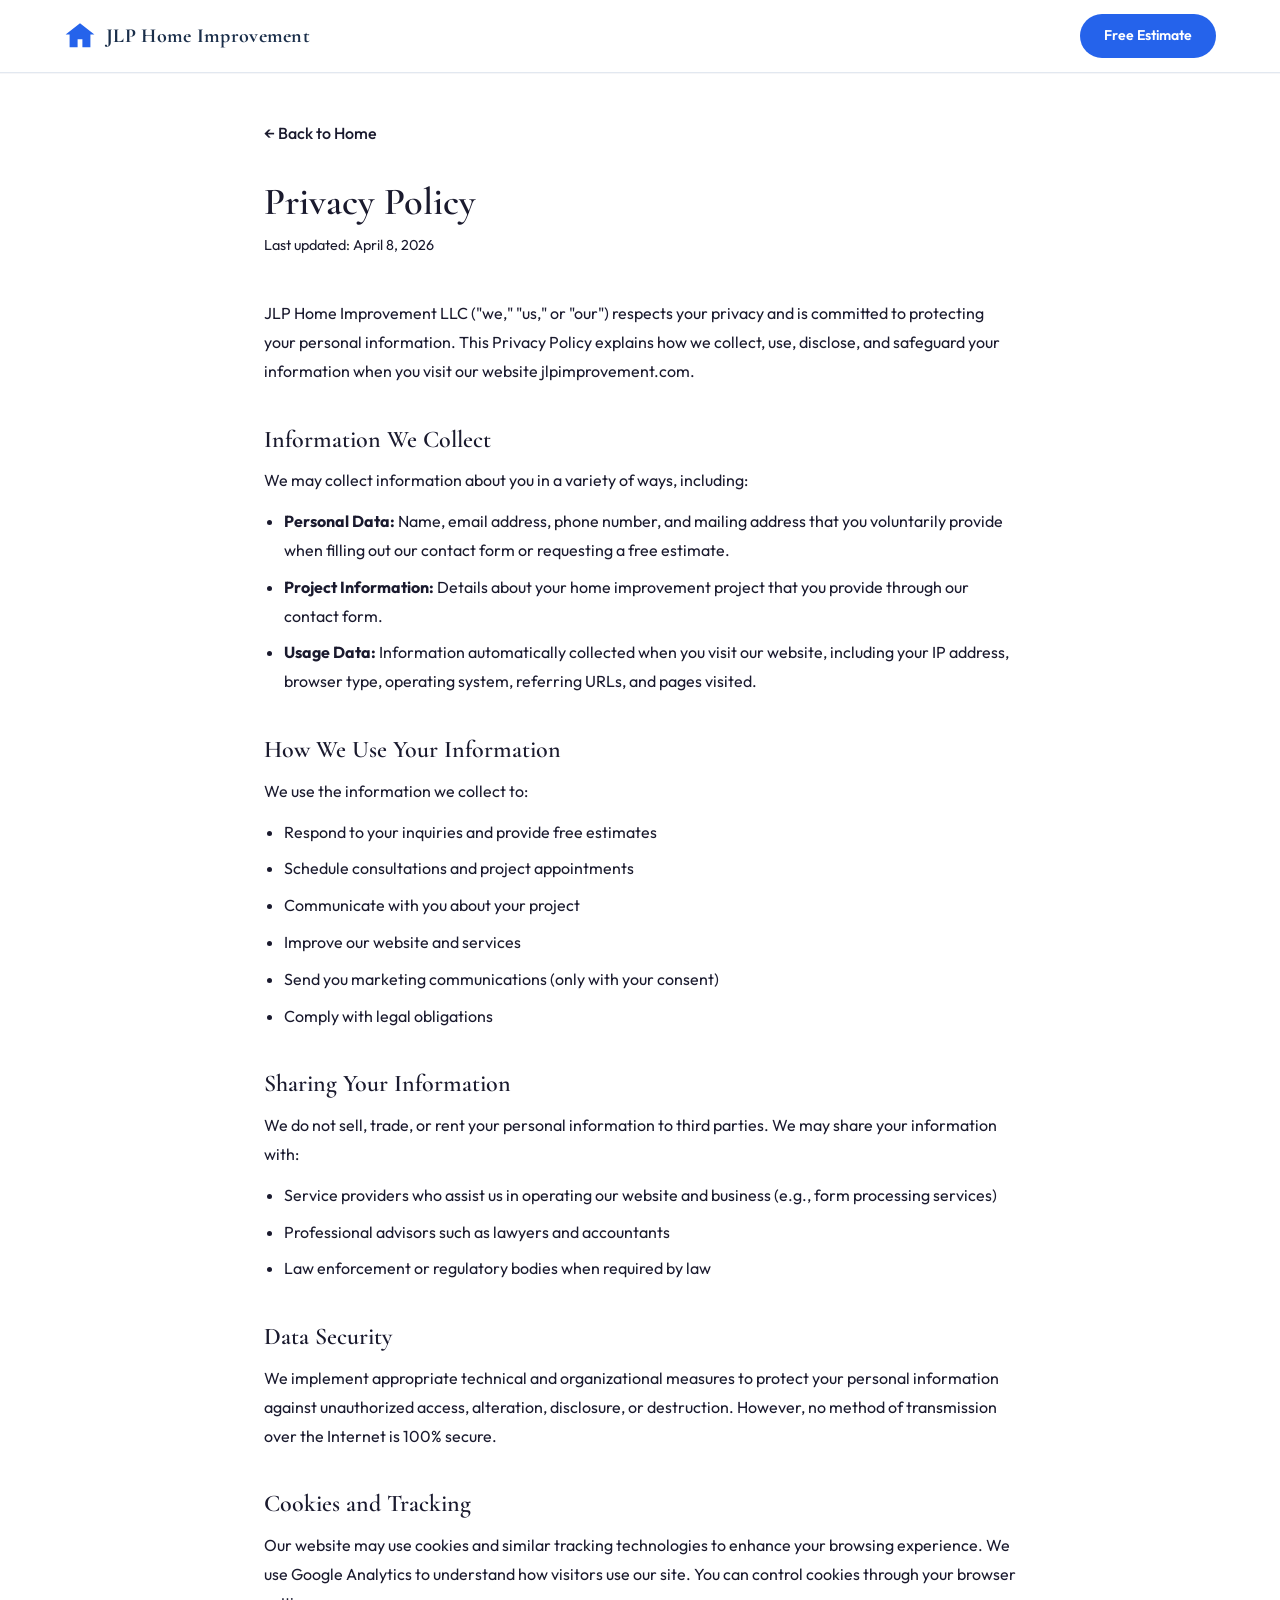
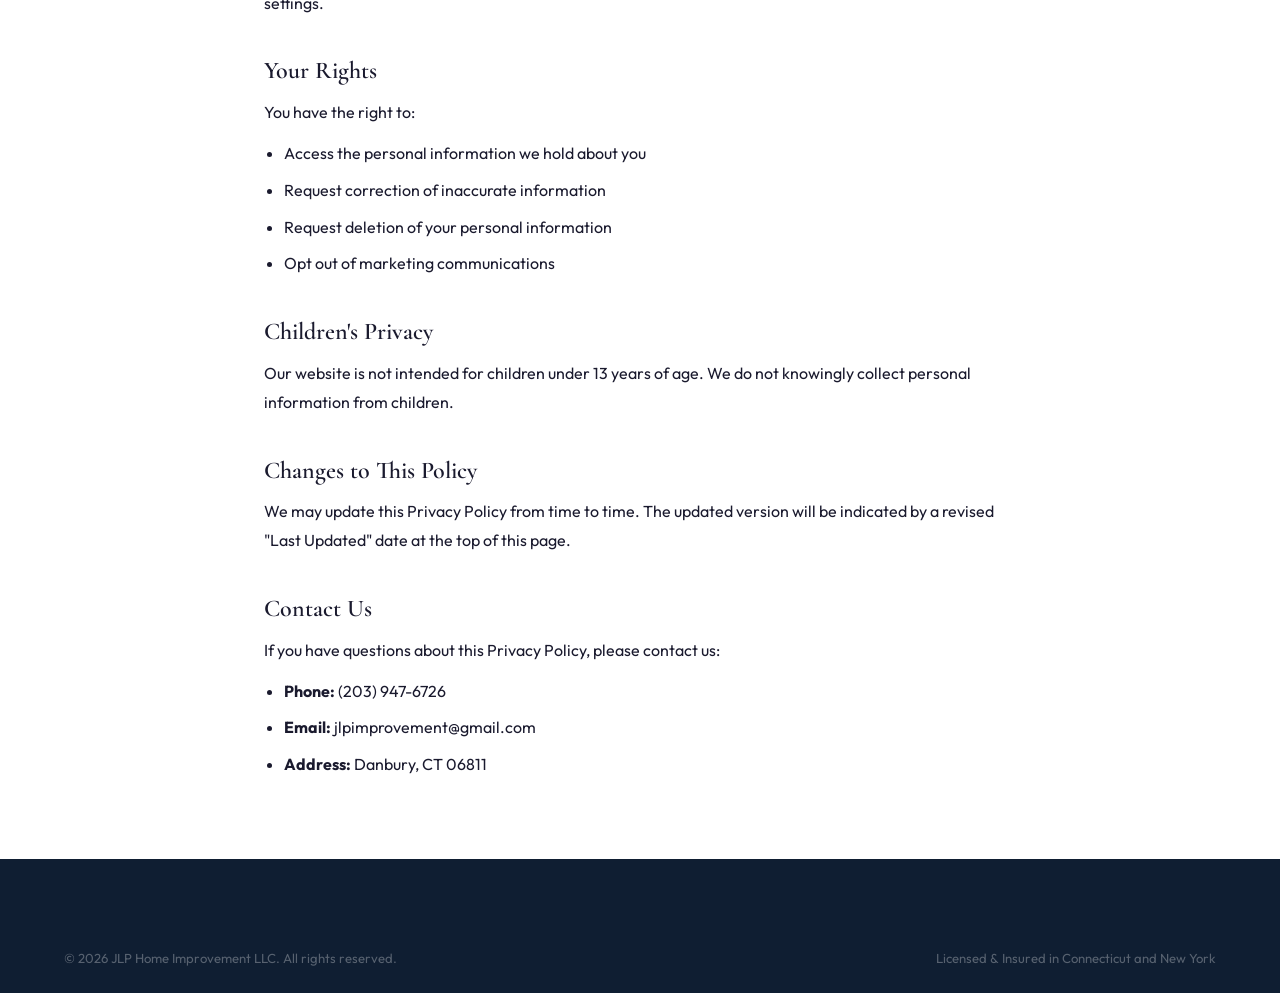
<file: privacy.html>
<!DOCTYPE html>
<html lang="en">
<head>
  <meta charset="UTF-8">
  <meta name="viewport" content="width=device-width, initial-scale=1.0">
  <title>Privacy Policy | JLP Home Improvement LLC</title>
  <meta name="description" content="Privacy Policy for JLP Home Improvement LLC. Learn how we collect, use, and protect your personal information.">
  <meta name="robots" content="noindex, follow">
  <link rel="canonical" href="https://jlpimprovement.com/privacy.html">
  <link rel="preconnect" href="https://fonts.googleapis.com">
  <link rel="preconnect" href="https://fonts.gstatic.com" crossorigin>
  <link href="https://fonts.googleapis.com/css2?family=Cormorant+Garamond:wght@400;500;600;700&family=Outfit:wght@300;400;500;600;700&display=swap" rel="stylesheet">
  <link rel="stylesheet" href="css/styles.css">
  <style>
    .privacy-content { max-width: 800px; margin: 120px auto 80px; padding: 0 24px; }
    .privacy-content h1 { font-size: 2.4rem; margin-bottom: 8px; }
    .privacy-content .last-updated { color: var(--slate); font-size: 0.9rem; margin-bottom: 40px; }
    .privacy-content h2 { font-size: 1.5rem; margin-top: 40px; margin-bottom: 12px; }
    .privacy-content p, .privacy-content li { color: var(--med-brown); line-height: 1.8; margin-bottom: 12px; }
    .privacy-content ul { padding-left: 20px; }
    .privacy-content ul li { list-style: disc; margin-bottom: 8px; }
    .back-link { display: inline-flex; align-items: center; gap: 8px; color: var(--tan); font-weight: 500; margin-bottom: 32px; }
    .back-link:hover { color: var(--accent); }
  </style>
</head>
<body>
  <nav class="navbar" id="navbar">
    <div class="nav-container">
      <a href="index.html" class="nav-logo" aria-label="JLP Home Improvement - Home">
        <svg class="logo-icon" viewBox="0 0 40 40" fill="none" aria-hidden="true"><path d="M20 4L2 18h5v16h10V24h6v10h10V18h5L20 4z" fill="currentColor"/></svg>
        <span class="logo-text">JLP Home Improvement</span>
      </a>
      <a href="index.html#contact" class="nav-cta">Free Estimate</a>
    </div>
  </nav>

  <main class="privacy-content">
    <a href="index.html" class="back-link">&larr; Back to Home</a>
    <h1>Privacy Policy</h1>
    <p class="last-updated">Last updated: April 8, 2026</p>

    <p>JLP Home Improvement LLC ("we," "us," or "our") respects your privacy and is committed to protecting your personal information. This Privacy Policy explains how we collect, use, disclose, and safeguard your information when you visit our website jlpimprovement.com.</p>

    <h2>Information We Collect</h2>
    <p>We may collect information about you in a variety of ways, including:</p>
    <ul>
      <li><strong>Personal Data:</strong> Name, email address, phone number, and mailing address that you voluntarily provide when filling out our contact form or requesting a free estimate.</li>
      <li><strong>Project Information:</strong> Details about your home improvement project that you provide through our contact form.</li>
      <li><strong>Usage Data:</strong> Information automatically collected when you visit our website, including your IP address, browser type, operating system, referring URLs, and pages visited.</li>
    </ul>

    <h2>How We Use Your Information</h2>
    <p>We use the information we collect to:</p>
    <ul>
      <li>Respond to your inquiries and provide free estimates</li>
      <li>Schedule consultations and project appointments</li>
      <li>Communicate with you about your project</li>
      <li>Improve our website and services</li>
      <li>Send you marketing communications (only with your consent)</li>
      <li>Comply with legal obligations</li>
    </ul>

    <h2>Sharing Your Information</h2>
    <p>We do not sell, trade, or rent your personal information to third parties. We may share your information with:</p>
    <ul>
      <li>Service providers who assist us in operating our website and business (e.g., form processing services)</li>
      <li>Professional advisors such as lawyers and accountants</li>
      <li>Law enforcement or regulatory bodies when required by law</li>
    </ul>

    <h2>Data Security</h2>
    <p>We implement appropriate technical and organizational measures to protect your personal information against unauthorized access, alteration, disclosure, or destruction. However, no method of transmission over the Internet is 100% secure.</p>

    <h2>Cookies and Tracking</h2>
    <p>Our website may use cookies and similar tracking technologies to enhance your browsing experience. We use Google Analytics to understand how visitors use our site. You can control cookies through your browser settings.</p>

    <h2>Your Rights</h2>
    <p>You have the right to:</p>
    <ul>
      <li>Access the personal information we hold about you</li>
      <li>Request correction of inaccurate information</li>
      <li>Request deletion of your personal information</li>
      <li>Opt out of marketing communications</li>
    </ul>

    <h2>Children's Privacy</h2>
    <p>Our website is not intended for children under 13 years of age. We do not knowingly collect personal information from children.</p>

    <h2>Changes to This Policy</h2>
    <p>We may update this Privacy Policy from time to time. The updated version will be indicated by a revised "Last Updated" date at the top of this page.</p>

    <h2>Contact Us</h2>
    <p>If you have questions about this Privacy Policy, please contact us:</p>
    <ul>
      <li><strong>Phone:</strong> (203) 947-6726</li>
      <li><strong>Email:</strong> jlpimprovement@gmail.com</li>
      <li><strong>Address:</strong> Danbury, CT 06811</li>
    </ul>
  </main>

  <footer class="footer">
    <div class="container">
      <div class="footer-bottom">
        <p>&copy; 2026 JLP Home Improvement LLC. All rights reserved.</p>
        <p>Licensed & Insured in Connecticut and New York</p>
      </div>
    </div>
  </footer>
</body>
</html>
</file>
<file: css/styles.css>
/* ============================================
   JLP Home Improvement - Main Stylesheet
   Design System: Clean white theme, navy/blue accents
   Fonts: Cormorant Garamond (display) + Outfit (body)
   ============================================ */

/* ---------- CSS Custom Properties ---------- */
:root {
  --white: #FFFFFF;
  --off-white: #F7F8FA;
  --light-gray: #F1F5F9;
  --border: #E2E8F0;
  --text-dark: #1A1A2E;
  --text-mid: #475569;
  --text-muted: #94A3B8;
  --navy: #1A2E4A;
  --navy-dark: #0F1E32;
  --blue: #2563EB;
  --blue-hover: #1D4ED8;
  --blue-light: #EFF6FF;
  --amber: #D97706;
  --amber-light: #FEF3C7;
  --amber-text: #92400E;
  --success: #16A34A;
  --error: #DC2626;
  --radius-sm: 8px;
  --radius-md: 12px;
  --radius-lg: 16px;
  --radius-pill: 999px;
  --shadow-sm: 0 1px 3px rgba(26,46,74,0.06), 0 1px 2px rgba(26,46,74,0.04);
  --shadow-md: 0 4px 16px rgba(26,46,74,0.08), 0 2px 4px rgba(26,46,74,0.04);
  --shadow-lg: 0 10px 40px rgba(26,46,74,0.12), 0 4px 8px rgba(26,46,74,0.06);
  --transition: 0.25s cubic-bezier(0.4, 0, 0.2, 1);
  --max-width: 1200px;
}

/* ---------- Reset & Base ---------- */
*, *::before, *::after { box-sizing: border-box; margin: 0; padding: 0; }

html {
  scroll-behavior: smooth;
  scroll-padding-top: 80px;
  -webkit-font-smoothing: antialiased;
  -moz-osx-font-smoothing: grayscale;
}

body {
  font-family: 'Outfit', -apple-system, BlinkMacSystemFont, sans-serif;
  font-weight: 400;
  font-size: 16px;
  line-height: 1.7;
  color: var(--text-dark);
  background: var(--white);
  overflow-x: hidden;
}

img {
  max-width: 100%;
  height: auto;
  display: block;
}

a {
  color: inherit;
  text-decoration: none;
  transition: color var(--transition);
}

ul, ol { list-style: none; }

h1, h2, h3, h4, h5, h6 {
  font-family: 'Cormorant Garamond', Georgia, serif;
  font-weight: 600;
  line-height: 1.2;
  color: var(--text-dark);
}

.container {
  width: 100%;
  max-width: var(--max-width);
  margin: 0 auto;
  padding: 0 24px;
}

.text-accent { color: var(--blue); }

.section-title {
  font-size: clamp(1.8rem, 4vw, 2.6rem);
  text-align: center;
  margin-bottom: 12px;
  font-weight: 700;
}

.section-title-light {
  font-size: clamp(1.8rem, 4vw, 2.6rem);
  text-align: center;
  margin-bottom: 12px;
  font-weight: 700;
  color: var(--white);
}

.section-subtitle {
  text-align: center;
  color: var(--text-muted);
  font-size: 1.05rem;
  max-width: 580px;
  margin: 0 auto 48px;
  line-height: 1.6;
}

.section-subtitle-light {
  text-align: center;
  color: rgba(255,255,255,0.65);
  font-size: 1.05rem;
  max-width: 580px;
  margin: 0 auto 48px;
  line-height: 1.6;
}

/* ---------- Buttons ---------- */
.btn {
  display: inline-flex;
  align-items: center;
  justify-content: center;
  gap: 8px;
  padding: 14px 32px;
  border-radius: var(--radius-md);
  font-family: 'Outfit', sans-serif;
  font-weight: 600;
  font-size: 0.95rem;
  letter-spacing: 0.3px;
  cursor: pointer;
  border: 2px solid transparent;
  transition: all var(--transition);
  text-decoration: none;
  white-space: nowrap;
}

.btn-primary {
  background: var(--blue);
  color: var(--white);
  border-color: var(--blue);
}

.btn-primary:hover {
  background: var(--blue-hover);
  border-color: var(--blue-hover);
  transform: translateY(-2px);
  box-shadow: 0 4px 16px rgba(37,99,235,0.35);
}

.btn-outline {
  background: transparent;
  color: var(--white);
  border-color: rgba(255,255,255,0.5);
}

.btn-outline:hover {
  background: var(--white);
  color: var(--navy);
  border-color: var(--white);
  transform: translateY(-2px);
}

.btn-full { width: 100%; }

/* ---------- NAVBAR ---------- */
.navbar {
  position: fixed;
  top: 0;
  left: 0;
  right: 0;
  z-index: 1000;
  background: var(--white);
  backdrop-filter: blur(12px);
  transition: all var(--transition);
  border-bottom: 1px solid var(--border);
  box-shadow: 0 1px 0 rgba(26,46,74,0.04);
}

.navbar.scrolled {
  box-shadow: var(--shadow-md);
}

.nav-container {
  max-width: var(--max-width);
  margin: 0 auto;
  padding: 0 24px;
  display: flex;
  align-items: center;
  justify-content: space-between;
  height: 72px;
}

.nav-logo {
  display: flex;
  align-items: center;
  gap: 10px;
  color: var(--navy);
  font-family: 'Cormorant Garamond', serif;
  font-size: 1.25rem;
  font-weight: 700;
  letter-spacing: 0.3px;
}

.logo-icon {
  width: 32px;
  height: 32px;
  color: var(--blue);
}

.nav-links {
  display: flex;
  align-items: center;
  gap: 4px;
}

.nav-links a {
  color: var(--text-mid);
  font-size: 0.88rem;
  font-weight: 500;
  padding: 8px 14px;
  border-radius: var(--radius-pill);
  transition: all var(--transition);
}

.nav-links a:hover {
  color: var(--blue);
  background: var(--blue-light);
}

.nav-links a.active {
  color: var(--blue);
  font-weight: 600;
}

.nav-phone {
  display: flex !important;
  align-items: center;
  gap: 6px;
  color: var(--navy) !important;
  font-weight: 600 !important;
}

.nav-cta {
  background: var(--blue);
  color: var(--white);
  padding: 10px 24px;
  border-radius: var(--radius-pill);
  font-weight: 600;
  font-size: 0.88rem;
  transition: all var(--transition);
  white-space: nowrap;
}

.nav-cta:hover {
  background: var(--blue-hover);
  transform: translateY(-1px);
  box-shadow: 0 4px 12px rgba(37,99,235,0.3);
  color: var(--white);
}

/* Mobile nav toggle */
.nav-toggle {
  display: none;
  flex-direction: column;
  gap: 5px;
  background: none;
  border: none;
  cursor: pointer;
  padding: 8px;
}

.nav-toggle span {
  display: block;
  width: 22px;
  height: 2px;
  background: var(--navy);
  border-radius: 2px;
  transition: all var(--transition);
}

/* ---------- HERO ---------- */
.hero {
  position: relative;
  min-height: 100vh;
  display: flex;
  align-items: center;
  background: url('https://images.unsplash.com/photo-1600596542815-ffad4c1539a9?w=1920&q=80') center/cover no-repeat;
  padding: 120px 24px 80px;
}

.hero-overlay {
  position: absolute;
  inset: 0;
  background: linear-gradient(135deg, rgba(15,30,50,0.88) 0%, rgba(26,46,74,0.72) 50%, rgba(15,30,50,0.65) 100%);
}

.hero-content {
  position: relative;
  z-index: 2;
  max-width: var(--max-width);
  margin: 0 auto;
  width: 100%;
}

.hero-tag {
  display: inline-block;
  background: rgba(37,99,235,0.15);
  border: 1px solid rgba(37,99,235,0.35);
  color: #93C5FD;
  padding: 8px 20px;
  border-radius: var(--radius-pill);
  font-size: 0.82rem;
  font-weight: 600;
  letter-spacing: 1.5px;
  text-transform: uppercase;
  margin-bottom: 24px;
}

.hero h1 {
  font-size: clamp(2.5rem, 6vw, 4.2rem);
  color: var(--white);
  margin-bottom: 20px;
  max-width: 680px;
  line-height: 1.1;
}

.hero-sub {
  color: rgba(255,255,255,0.7);
  font-size: 1.12rem;
  max-width: 520px;
  margin-bottom: 36px;
  line-height: 1.7;
}

.hero-buttons {
  display: flex;
  gap: 14px;
  flex-wrap: wrap;
  margin-bottom: 56px;
}

.hero-stats {
  display: flex;
  align-items: center;
  background: rgba(255,255,255,0.07);
  backdrop-filter: blur(16px);
  border: 1px solid rgba(255,255,255,0.1);
  border-radius: var(--radius-lg);
  padding: 24px 0;
  max-width: 500px;
  transition: all 0.3s ease;
}

.stat {
  flex: 1;
  text-align: center;
  padding: 0 20px;
}

.stat strong {
  display: block;
  font-family: 'Cormorant Garamond', serif;
  font-size: 2rem;
  font-weight: 700;
  color: var(--white);
  line-height: 1;
  margin-bottom: 4px;
}

.stat span {
  font-size: 0.78rem;
  color: rgba(255,255,255,0.55);
  text-transform: uppercase;
  letter-spacing: 0.8px;
  font-weight: 500;
}

.hero-stats:hover {
  border-color: rgba(255,255,255,0.2);
  background: rgba(255,255,255,0.1);
}

.stat-divider {
  width: 1px;
  height: 40px;
  background: rgba(255,255,255,0.12);
}

/* ---------- WHY CHOOSE US ---------- */
.why-us {
  padding: 100px 0;
  background: var(--white);
}

.why-grid {
  display: grid;
  grid-template-columns: repeat(4, 1fr);
  gap: 24px;
}

.why-card {
  text-align: center;
  padding: 36px 20px;
  border-radius: var(--radius-lg);
  transition: all var(--transition);
  background: var(--white);
  border: 1px solid var(--border);
}

.why-card:hover {
  transform: translateY(-6px);
  box-shadow: var(--shadow-lg);
  border-color: transparent;
}

.why-icon {
  width: 52px;
  height: 52px;
  margin: 0 auto 18px;
  color: var(--blue);
  background: var(--blue-light);
  border-radius: var(--radius-md);
  display: flex;
  align-items: center;
  justify-content: center;
  padding: 10px;
}

.why-icon svg {
  width: 100%;
  height: 100%;
}

.why-card h3 {
  font-size: 1.2rem;
  margin-bottom: 10px;
  color: var(--text-dark);
}

.why-card p {
  color: var(--text-muted);
  font-size: 0.9rem;
  line-height: 1.6;
}

/* ---------- SERVICES ---------- */
.services {
  padding: 100px 0;
  background: var(--off-white);
}

.services-grid {
  display: grid;
  grid-template-columns: repeat(3, 1fr);
  gap: 20px;
}

.service-card {
  position: relative;
  border-radius: var(--radius-lg);
  overflow: hidden;
  aspect-ratio: 3/4;
  display: block;
  cursor: pointer;
  box-shadow: var(--shadow-sm);
  transition: all var(--transition);
}

.service-card:hover {
  transform: translateY(-6px);
  box-shadow: var(--shadow-lg);
}

.service-card img {
  width: 100%;
  height: 100%;
  object-fit: cover;
  transition: transform 0.6s cubic-bezier(0.4, 0, 0.2, 1);
}

.service-card:hover img {
  transform: scale(1.08);
}

.service-overlay {
  position: absolute;
  inset: 0;
  background: linear-gradient(to top, rgba(15,30,50,0.9) 0%, rgba(15,30,50,0.3) 40%, transparent 100%);
  display: flex;
  flex-direction: column;
  justify-content: flex-end;
  padding: 28px;
  transition: all var(--transition);
}

.service-card:hover .service-overlay {
  background: linear-gradient(to top, rgba(15,30,50,0.92) 0%, rgba(15,30,50,0.4) 50%, rgba(15,30,50,0.1) 100%);
}

.service-overlay h3 {
  font-size: 1.35rem;
  color: var(--white);
  margin-bottom: 4px;
  font-weight: 600;
}

.service-overlay p {
  font-size: 0.84rem;
  color: rgba(255,255,255,0.65);
  opacity: 0;
  transform: translateY(8px);
  transition: all var(--transition);
}

.service-card:hover .service-overlay p {
  opacity: 1;
  transform: translateY(0);
}

/* ---------- GALLERY ---------- */
.gallery {
  padding: 100px 0;
  background: var(--white);
}

.gallery-filters {
  display: flex;
  flex-wrap: wrap;
  justify-content: center;
  gap: 8px;
  margin-bottom: 40px;
}

.filter-btn {
  padding: 8px 22px;
  border: 1.5px solid var(--border);
  background: transparent;
  color: var(--text-mid);
  font-family: 'Outfit', sans-serif;
  font-size: 0.85rem;
  font-weight: 500;
  border-radius: var(--radius-pill);
  cursor: pointer;
  transition: all var(--transition);
}

.filter-btn:hover, .filter-btn.active {
  background: var(--navy);
  color: var(--white);
  border-color: var(--navy);
}

.gallery-grid {
  display: grid;
  grid-template-columns: repeat(3, 1fr);
  gap: 20px;
}

.gallery-item {
  position: relative;
  border-radius: var(--radius-lg);
  overflow: hidden;
  cursor: pointer;
  box-shadow: var(--shadow-sm);
}

.gallery-item.hidden {
  display: none;
}

.gallery-item img {
  width: 100%;
  height: 280px;
  object-fit: cover;
  transition: transform 0.6s ease;
}

.gallery-item:hover img {
  transform: scale(1.05);
}

.gallery-label {
  position: absolute;
  bottom: 0;
  left: 0;
  right: 0;
  padding: 16px 20px;
  background: linear-gradient(to top, rgba(15,30,50,0.85), transparent);
  color: white;
  font-size: 0.88rem;
  font-weight: 500;
  transform: translateY(100%);
  transition: transform var(--transition);
}

.gallery-item:hover .gallery-label {
  transform: translateY(0);
}

/* ---------- PARTNERS ---------- */
.partners {
  padding: 100px 0;
  background: var(--navy);
}

.partners-grid {
  display: grid;
  grid-template-columns: repeat(3, 1fr);
  gap: 24px;
}

.partner-card {
  text-align: center;
  padding: 40px 28px;
  background: rgba(255,255,255,0.05);
  border: 1px solid rgba(255,255,255,0.08);
  border-radius: var(--radius-lg);
  transition: all var(--transition);
}

.partner-card:hover {
  background: rgba(255,255,255,0.09);
  border-color: rgba(255,255,255,0.15);
  transform: translateY(-4px);
}

.partner-icon {
  width: 48px;
  height: 48px;
  margin: 0 auto 18px;
  color: var(--blue);
  background: rgba(37,99,235,0.15);
  border-radius: var(--radius-md);
  display: flex;
  align-items: center;
  justify-content: center;
  padding: 10px;
}

.partner-icon svg {
  width: 100%;
  height: 100%;
}

.partner-card h3 {
  font-size: 1.25rem;
  color: var(--white);
  margin-bottom: 12px;
}

.partner-card p {
  color: rgba(255,255,255,0.55);
  font-size: 0.9rem;
  line-height: 1.6;
}

.partners-cta {
  text-align: center;
  margin-top: 48px;
}

/* ---------- REVIEWS ---------- */
.reviews {
  padding: 100px 0;
  background: var(--off-white);
}

.reviews-grid {
  display: grid;
  grid-template-columns: repeat(3, 1fr);
  gap: 24px;
  margin-bottom: 40px;
}

.review-card {
  background: var(--white);
  border-radius: var(--radius-lg);
  padding: 36px 32px;
  box-shadow: var(--shadow-sm);
  border: 1px solid var(--border);
  transition: all var(--transition);
}

.review-card:hover {
  transform: translateY(-4px);
  box-shadow: var(--shadow-lg);
}

.review-stars {
  color: var(--amber);
  font-size: 1.15rem;
  letter-spacing: 3px;
  margin-bottom: 16px;
}

.review-card blockquote p {
  font-family: 'Cormorant Garamond', serif;
  font-style: italic;
  font-size: 1.1rem;
  line-height: 1.65;
  color: var(--text-dark);
  margin-bottom: 20px;
}

.review-author strong {
  display: block;
  font-size: 0.92rem;
  color: var(--text-dark);
  font-family: 'Outfit', sans-serif;
  font-weight: 600;
}

.review-author span {
  font-size: 0.83rem;
  color: var(--text-muted);
}

.reviews-link {
  text-align: center;
}

.reviews-link .btn-outline {
  color: var(--navy);
  border-color: var(--navy);
  background: transparent;
}

.reviews-link .btn-outline:hover {
  background: var(--navy);
  color: var(--white);
  transform: translateY(-2px);
}

/* ---------- TRUST BADGES ---------- */
.trust-badges {
  padding: 64px 0;
  background: var(--white);
  border-top: 1px solid var(--border);
  border-bottom: 1px solid var(--border);
}

.badges-grid {
  display: grid;
  grid-template-columns: repeat(4, 1fr);
  gap: 40px;
}

.badge-item {
  text-align: center;
}

.badge-icon {
  width: 52px;
  height: 52px;
  margin: 0 auto 12px;
  color: var(--blue);
  background: var(--blue-light);
  border-radius: var(--radius-md);
  display: flex;
  align-items: center;
  justify-content: center;
  padding: 10px;
}

.badge-icon svg {
  width: 100%;
  height: 100%;
}

.badge-item strong {
  display: block;
  font-family: 'Outfit', sans-serif;
  font-size: 1rem;
  font-weight: 700;
  color: var(--text-dark);
  margin-bottom: 2px;
}

.badge-item span {
  font-size: 0.82rem;
  color: var(--text-muted);
}

/* ---------- CONTACT ---------- */
.contact {
  padding: 100px 0;
  background: var(--white);
}

.contact-grid {
  display: grid;
  grid-template-columns: 1.2fr 0.8fr;
  gap: 64px;
  align-items: start;
}

.contact-form-wrap h2 {
  text-align: left;
  margin-bottom: 8px;
}

.contact-form-wrap .section-subtitle {
  text-align: left;
  margin-bottom: 36px;
}

.contact-form {
  display: flex;
  flex-direction: column;
  gap: 18px;
}

.form-row {
  display: grid;
  grid-template-columns: 1fr 1fr;
  gap: 18px;
}

.form-group {
  display: flex;
  flex-direction: column;
  gap: 6px;
}

.form-group label {
  font-size: 0.87rem;
  font-weight: 600;
  color: var(--text-mid);
}

.required { color: var(--error); }

.form-group input,
.form-group select,
.form-group textarea {
  padding: 13px 16px;
  border: 1.5px solid var(--border);
  border-radius: var(--radius-md);
  font-family: 'Outfit', sans-serif;
  font-size: 0.95rem;
  color: var(--text-dark);
  background: var(--white);
  transition: all var(--transition);
  outline: none;
}

.form-group input::placeholder,
.form-group textarea::placeholder {
  color: var(--text-muted);
}

.form-group input:focus,
.form-group select:focus,
.form-group textarea:focus {
  border-color: var(--blue);
  box-shadow: 0 0 0 3px rgba(37,99,235,0.1);
}

.form-group textarea {
  resize: vertical;
  min-height: 120px;
}

.contact-info {
  background: var(--navy);
  border-radius: var(--radius-lg);
  padding: 40px 36px;
  color: var(--white);
}

.contact-info h3 {
  font-size: 1.4rem;
  color: var(--white);
  margin-bottom: 28px;
}

.info-item {
  display: flex;
  gap: 14px;
  align-items: flex-start;
  margin-bottom: 22px;
}

.info-item svg {
  color: var(--blue);
  flex-shrink: 0;
  margin-top: 2px;
}

.info-item strong {
  display: block;
  font-size: 0.82rem;
  color: rgba(255,255,255,0.5);
  margin-bottom: 2px;
  font-weight: 500;
  text-transform: uppercase;
  letter-spacing: 0.5px;
}

.info-item a,
.info-item span {
  font-size: 0.95rem;
  color: var(--white);
}

.info-item a:hover {
  color: #93C5FD;
}

.service-areas {
  margin-top: 28px;
  padding-top: 24px;
  border-top: 1px solid rgba(255,255,255,0.08);
}

.service-areas h4 {
  font-family: 'Outfit', sans-serif;
  font-size: 0.82rem;
  font-weight: 700;
  color: rgba(255,255,255,0.45);
  margin-bottom: 14px;
  text-transform: uppercase;
  letter-spacing: 1px;
}

.service-areas ul {
  display: grid;
  grid-template-columns: 1fr 1fr;
  gap: 6px 16px;
}

.service-areas li {
  font-size: 0.85rem;
  color: rgba(255,255,255,0.6);
}

.social-links {
  display: flex;
  gap: 12px;
  margin-top: 28px;
  padding-top: 24px;
  border-top: 1px solid rgba(255,255,255,0.08);
}

.social-links a {
  width: 40px;
  height: 40px;
  border-radius: 50%;
  border: 1px solid rgba(255,255,255,0.12);
  display: flex;
  align-items: center;
  justify-content: center;
  color: rgba(255,255,255,0.6);
  transition: all var(--transition);
}

.social-links a:hover {
  background: var(--blue);
  color: var(--white);
  border-color: var(--blue);
}

/* ---------- FOOTER ---------- */
.footer {
  background: var(--navy-dark);
  color: var(--white);
  padding: 64px 0 0;
}

.footer-grid {
  display: grid;
  grid-template-columns: 1.4fr 0.8fr 0.8fr 1fr;
  gap: 48px;
  padding-bottom: 48px;
  border-bottom: 1px solid rgba(255,255,255,0.06);
}

.footer-logo {
  display: flex;
  align-items: center;
  gap: 10px;
  color: var(--white);
  font-family: 'Cormorant Garamond', serif;
  font-size: 1.15rem;
  font-weight: 700;
  margin-bottom: 16px;
}

.footer-brand p {
  color: rgba(255,255,255,0.45);
  font-size: 0.88rem;
  line-height: 1.65;
}

.footer h4 {
  font-family: 'Outfit', sans-serif;
  font-size: 0.82rem;
  font-weight: 700;
  text-transform: uppercase;
  letter-spacing: 1.2px;
  color: rgba(255,255,255,0.4);
  margin-bottom: 18px;
}

.footer-nav ul li,
.footer-services ul li {
  margin-bottom: 9px;
}

.footer-nav a {
  font-size: 0.9rem;
  color: rgba(255,255,255,0.55);
  transition: color var(--transition);
}

.footer-nav a:hover {
  color: var(--white);
}

.footer-services li {
  font-size: 0.9rem;
  color: rgba(255,255,255,0.55);
}

.footer-contact p {
  font-size: 0.9rem;
  color: rgba(255,255,255,0.55);
  margin-bottom: 8px;
}

.footer-contact a {
  color: rgba(255,255,255,0.55);
  transition: color var(--transition);
}

.footer-contact a:hover {
  color: var(--white);
}

.footer-bottom {
  display: flex;
  justify-content: space-between;
  align-items: center;
  padding: 24px 0;
  font-size: 0.82rem;
  color: rgba(255,255,255,0.3);
}

/* ---------- ANIMATIONS ---------- */
@keyframes fadeInUp {
  from { opacity: 0; transform: translateY(30px); }
  to { opacity: 1; transform: translateY(0); }
}

.animate-in {
  opacity: 0;
  transform: translateY(30px);
  transition: opacity 0.6s ease, transform 0.6s ease;
}

.animate-in.visible {
  opacity: 1;
  transform: translateY(0);
}

/* ---------- RESPONSIVE ---------- */
@media (max-width: 1024px) {
  .why-grid { grid-template-columns: repeat(2, 1fr); }
  .services-grid { grid-template-columns: repeat(2, 1fr); }
  .partners-grid { grid-template-columns: repeat(2, 1fr); }
  .reviews-grid { grid-template-columns: repeat(2, 1fr); }
  .badges-grid { grid-template-columns: repeat(2, 1fr); gap: 32px; }
  .footer-grid { grid-template-columns: repeat(2, 1fr); gap: 32px; }
  .contact-grid { grid-template-columns: 1fr; gap: 40px; }
}

@media (max-width: 768px) {
  .nav-links { 
    display: none;
    position: fixed;
    top: 72px;
    left: 0;
    right: 0;
    background: var(--white);
    flex-direction: column;
    padding: 20px;
    gap: 4px;
    border-top: 1px solid var(--border);
    box-shadow: var(--shadow-lg);
  }

  .nav-links.open { display: flex; }

  .nav-toggle { display: flex; }
  .nav-cta { display: none; }

  .hero { padding: 100px 24px 60px; min-height: 90vh; }
  .hero h1 { font-size: clamp(2.2rem, 8vw, 3rem); }
  .hero-stats { flex-direction: row; padding: 16px 0; max-width: 100%; }
  .stat strong { font-size: 1.5rem; }
  .stat span { font-size: 0.7rem; }

  .services-grid { grid-template-columns: 1fr; }
  .service-card { aspect-ratio: 4/3; }
  
  .gallery-grid { grid-template-columns: repeat(2, 1fr); }
  .gallery-item img { height: 200px; }

  .partners-grid { grid-template-columns: 1fr; }
  .reviews-grid { grid-template-columns: 1fr; }
  .badges-grid { grid-template-columns: repeat(2, 1fr); }
  
  .form-row { grid-template-columns: 1fr; }
  .footer-grid { grid-template-columns: 1fr; gap: 32px; }
  .footer-bottom { flex-direction: column; gap: 8px; text-align: center; }
  .contact-form-wrap h2,
  .contact-form-wrap .section-subtitle { text-align: center; }
}

@media (max-width: 480px) {
  .hero-buttons { flex-direction: column; }
  .hero-buttons .btn { width: 100%; }
  .hero-stats { flex-wrap: wrap; }
  .stat-divider { display: none; }
  .stat { min-width: 33%; }
  .gallery-grid { grid-template-columns: 1fr; }
  .gallery-filters { gap: 6px; }
  .filter-btn { padding: 6px 14px; font-size: 0.8rem; }
  .why-grid { grid-template-columns: 1fr; }
}
</file>
